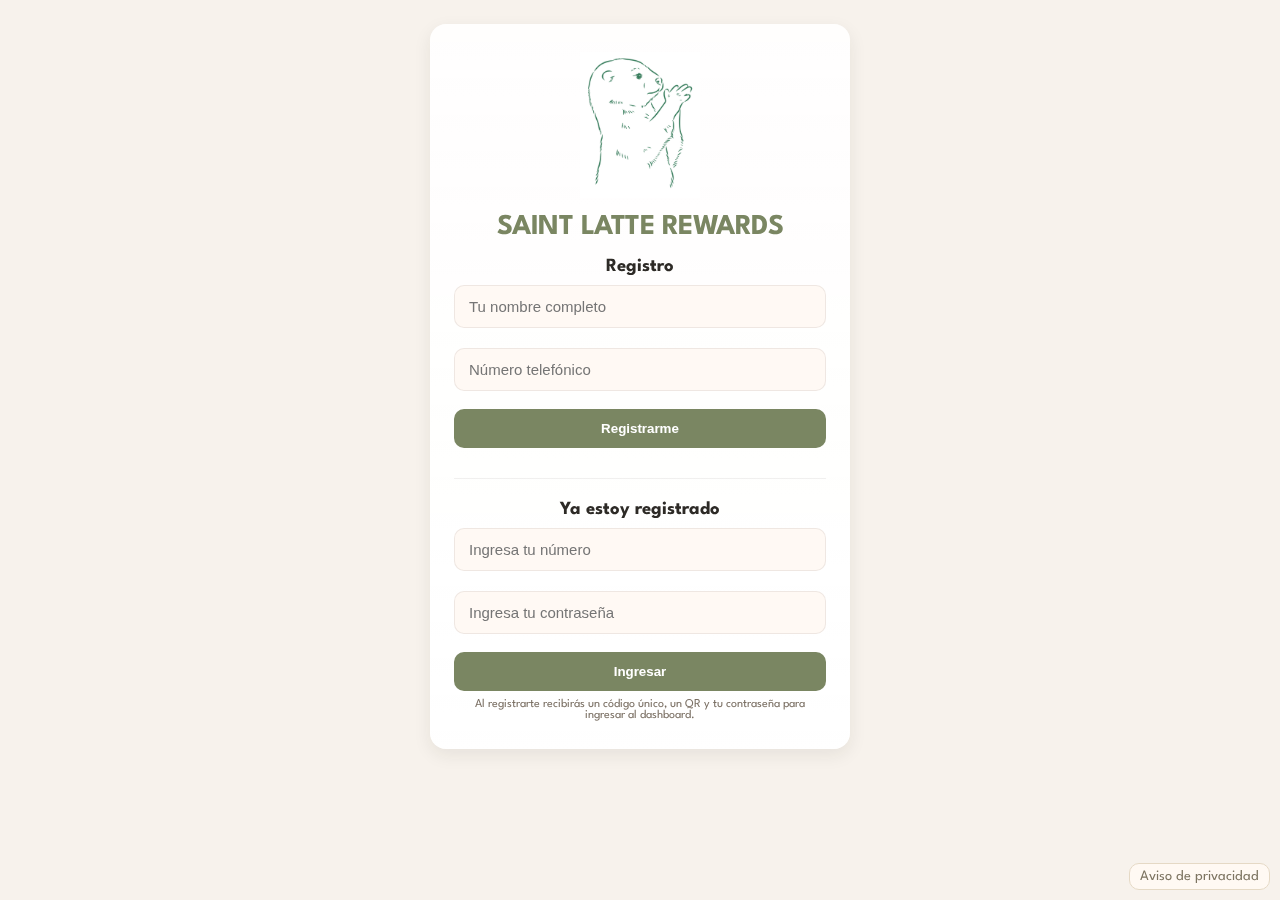
<file: index.html>
<!DOCTYPE html>
<html lang="es">
<head>
  <meta charset="UTF-8">
  <meta name="viewport" content="width=device-width, initial-scale=1, maximum-scale=1">
  <title>Saint Latte — Programa de Lealtad</title>
  <link rel="stylesheet" href="styles.css">

  <style>
    /* Estilos del aviso de privacidad */
    .privacy-link {
      position: fixed;
      bottom: 10px;
      right: 10px;
      font-size: 0.9rem;
      color: #7D7461;
      cursor: pointer;
      background: rgba(255, 249, 244, 0.9);
      padding: 6px 10px;
      border-radius: 10px;
      border: 1px solid #E5D9C5;
      transition: all 0.3s;
      z-index: 10;
    }
    .privacy-link:hover {
      color: #2D2A26;
      background: #FFF3E0;
    }

    /* Modal de privacidad */
    .privacy-modal {
      display: none;
      position: fixed;
      z-index: 100;
      left: 0;
      top: 0;
      width: 100%;
      height: 100%;
      background-color: rgba(45, 42, 38, 0.6);
      justify-content: center;
      align-items: center;
    }

    .privacy-content {
      background: #FFF9F4;
      color: #2D2A26;
      padding: 25px;
      border-radius: 12px;
      max-width: 600px;
      width: 90%;
      text-align: left;
      box-shadow: 0 5px 20px rgba(0,0,0,0.2);
    }

    .privacy-content h2 {
      margin-top: 0;
      color: #556B2F;
    }

    .close-btn {
      float: right;
      font-weight: bold;
      cursor: pointer;
      color: #7D7461;
    }

    .close-btn:hover {
      color: #2D2A26;
    }

    /* Overlay de carga (nutria girando) */
    #loadingOverlay {
      position: fixed;
      top: 0;
      left: 0;
      width: 100%;
      height: 100%;
      background: rgba(0,0,0,0.7);
      display: none;
      justify-content: center;
      align-items: center;
      flex-direction: column;
      z-index: 9999;
      color: #fff;
      font-family: sans-serif;
      text-align: center;
    }

    #loadingOverlay img {
      width: 120px;
      height: 120px;
      animation: spin 2s linear infinite;
      margin-bottom: 15px;
    }

    @keyframes spin {
      0% { transform: rotate(0deg); }
      100% { transform: rotate(360deg); }
    }
  </style>
</head>
<body>
  <div class="container">
    <img src="assets/logo.png" alt="Saint Latte" class="logo">
    <h1>SAINT LATTE REWARDS</h1>

    <!-- Registro -->
    <div class="form">
      <h3>Registro</h3>
      <input type="text" id="name" placeholder="Tu nombre completo">
      <input type="tel" id="phone" placeholder="Número telefónico">
      <button id="registerBtn">Registrarme</button>

      <hr>

      <!-- Login -->
      <h3>Ya estoy registrado</h3>
      <input type="tel" id="loginPhone" placeholder="Ingresa tu número">
      <input type="password" id="loginPassword" placeholder="Ingresa tu contraseña">
      <button id="loginBtn">Ingresar</button>

      <p class="small">
        Al registrarte recibirás un código único, un QR y tu contraseña para ingresar al dashboard.
      </p>
    </div>
  </div>

  <!-- Overlay de carga -->
  <div id="loadingOverlay">
    <img src="assets/otter.png" alt="Nutria girando">
    <p>Procesando, por favor espera...</p>
  </div>

  <!-- Enlace al aviso -->
  <div class="privacy-link" onclick="openPrivacy()">Aviso de privacidad</div>

  <!-- Modal -->
  <div class="privacy-modal" id="privacyModal">
    <div class="privacy-content">
      <span class="close-btn" onclick="closePrivacy()">&times;</span>
      <h2>Aviso de Privacidad</h2>
      <p>
        En Saint Latte, la protección de tus datos personales es una prioridad.  
        La información que proporcionas al registrarte (nombre y número telefónico) se utiliza exclusivamente
        para administrar tu participación en el programa de lealtad <strong>Saint Latte Rewards</strong>.
      </p>
      <p>
        No compartimos, vendemos ni transferimos tu información a terceros.  
        Puedes solicitar la eliminación de tus datos en cualquier momento contactándonos directamente en la cafetería.
      </p>
      <p>Última actualización: Octubre 2025.</p>
    </div>
  </div>

  <script>
    const SCRIPT_URL = "https://script.google.com/macros/s/AKfycby3ZOGhDlhLmyI8nhrq5KVBkJye-Q_9c6k4x1giUEnapr9llWv4j-adzVVazGJqRdY6aA/exec";
    const loadingOverlay = document.getElementById("loadingOverlay");
    const registerBtn = document.getElementById("registerBtn");
    const loginBtn = document.getElementById("loginBtn");

    function showLoading() {
      loadingOverlay.style.display = "flex";
    }

    function hideLoading() {
      loadingOverlay.style.display = "none";
    }

    // Bloquear doble clic
    function disableButton(btn) {
      btn.disabled = true;
      btn.style.opacity = "0.6";
      btn.style.cursor = "not-allowed";
    }

    function enableButton(btn) {
      btn.disabled = false;
      btn.style.opacity = "1";
      btn.style.cursor = "pointer";
    }

    // Registro
    async function register() {
      const name = document.getElementById("name").value.trim();
      const phone = document.getElementById("phone").value.trim();
      if (!name || !phone) return alert("Completa todos los campos.");

      disableButton(registerBtn);
      showLoading();

      try {
        const res = await fetch(`${SCRIPT_URL}?action=register&name=${encodeURIComponent(name)}&phone=${encodeURIComponent(phone)}`);
        const data = await res.json();

        hideLoading();
        enableButton(registerBtn);

        if (data.status === "ok") {
          document.body.innerHTML = `
          <div class="container">
            <img src="assets/logo.png" class="logo" alt="Saint Latte">
            <h2>¡Gracias por registrarte, ${name}!</h2>
            <p>Tu código único:</p>
            <h3>${data.code}</h3>
            <img src="${data.qrUrl}" alt="QR de cliente" class="qr-card">
            <p>Tu contraseña para ingresar al dashboard:</p>
            <h3>${data.password}</h3>
            <p class="small">Guarda este QR y tu contraseña. Los necesitarás para iniciar sesión.</p>
            <p><a href="index.html">Volver al inicio</a></p>
          </div>`;
        } else {
          alert(data);
        }
      } catch (e) {
        hideLoading();
        enableButton(registerBtn);
        alert("Error al registrar. Intenta nuevamente.");
        console.error(e);
      }
    }

    // Login
    async function login() {
      const phone = document.getElementById("loginPhone").value.trim();
      const password = document.getElementById("loginPassword").value.trim();
      if (!phone || !password) return alert("Ingresa tu número y contraseña.");

      disableButton(loginBtn);
      showLoading();

      try {
        const res = await fetch(`${SCRIPT_URL}?action=login&phone=${encodeURIComponent(phone)}&password=${encodeURIComponent(password)}`);
        const text = await res.text();

        hideLoading();
        enableButton(loginBtn);

        try {
          const data = JSON.parse(text);
          if (data.name) {
            localStorage.setItem("user", JSON.stringify(data));
            window.location.href = "dashboard.html";
          } else {
            alert("Teléfono o contraseña incorrectos.");
          }
        } catch (err) {
          alert(text);
        }
      } catch (e) {
        hideLoading();
        enableButton(loginBtn);
        alert("Error contactando el servidor.");
        console.error(e);
      }
    }

    // Eventos
    registerBtn.addEventListener("click", register);
    loginBtn.addEventListener("click", login);

    // Aviso de privacidad
    function openPrivacy() {
      document.getElementById("privacyModal").style.display = "flex";
    }
    function closePrivacy() {
      document.getElementById("privacyModal").style.display = "none";
    }
  </script>
</body>
</html>
</file>
<file: styles.css>
/* Saint Latte — Minimalista beige con verde oliva y dorado */
@import url('https://fonts.googleapis.com/css2?family=League+Spartan:wght@300;400;600;700&display=swap');

:root {
  --bg: #F7F2EC;
  --card: #FFF9F4;
  --text: #2D2A26;
  --muted: #7A6F63;
  --olive: #7A8662;
  --gold: #C6A45A;
  --accent: #EDE0CF;
}

/* ===== Reset & base ===== */
* {
  box-sizing: border-box;
  margin: 0;
  padding: 0;
}

body {
  font-family: 'League Spartan', sans-serif;
  background: var(--bg);
  color: var(--text);
  -webkit-font-smoothing: antialiased;
  -moz-osx-font-smoothing: grayscale;
  min-height: 100vh;
  display: flex;
  justify-content: center;
  align-items: flex-start;
  padding: 24px;
  animation: fadeInBody 0.8s ease-in;
}

/* ===== Container principal ===== */
.container {
  width: 95%;
  max-width: 420px;
  background: linear-gradient(180deg, rgba(255,255,255,0.9), rgba(255,255,255,0.98));
  border-radius: 16px;
  padding: 28px 24px;
  box-shadow: 0 6px 18px rgba(38,34,30,0.08);
  text-align: center;
  animation: floatIn 0.8s ease-out;
  backdrop-filter: blur(6px);
}

.logo {
  width: 120px;
  margin: 0 auto 16px;
  display: block;
  animation: popIn 0.6s ease;
}

/* ===== Títulos ===== */
h1 {
  margin: 6px 0 18px;
  font-weight: 700;
  font-size: 1.8rem;
  color: var(--olive);
  letter-spacing: -0.5px;
  animation: slideInDown 0.6s ease;
}

/* ===== Formularios ===== */
.form input,
input[type=tel],
input[type=number] {
  width: 100%;
  padding: 12px 14px;
  margin: 10px 0;
  border-radius: 10px;
  border: 1px solid rgba(122,111,99,0.12);
  background: var(--card);
  font-size: 15px;
  transition: all 0.3s ease;
}

.form input:focus {
  outline: none;
  border-color: var(--olive);
  box-shadow: 0 0 0 3px rgba(122,134,98,0.15);
}

/* ===== Botones ===== */
button {
  background: var(--olive);
  color: white;
  border: none;
  padding: 12px 16px;
  border-radius: 10px;
  cursor: pointer;
  font-weight: 600;
  width: 100%;
  margin: 8px 0;
  transition: all 0.25s ease;
}

button:hover {
  filter: brightness(1.05);
  transform: translateY(-2px);
  box-shadow: 0 4px 12px rgba(122,134,98,0.2);
}

button:active {
  transform: scale(0.98);
}

/* ===== Líneas y textos ===== */
hr {
  border: none;
  border-top: 1px solid rgba(122,111,99,0.1);
  margin: 22px 0;
}

.small,
.note {
  font-size: 12px;
  color: var(--muted);
}

.note {
  margin-top: 12px;
}

/* ===== Barra de progreso ===== */
.progress {
  width: 100%;
  background: var(--accent);
  border-radius: 999px;
  overflow: hidden;
  height: 22px;
  margin: 10px 0;
}

#bar {
  height: 100%;
  width: 0;
  background: linear-gradient(90deg, var(--gold), var(--olive));
  transition: width 0.6s ease;
}

/* ===== Tarjetas QR / información ===== */
.qr-card {
  background: linear-gradient(180deg, #fff, #FEFBF8);
  padding: 16px;
  border-radius: 12px;
  margin: 16px 0;
  box-shadow: 0 4px 10px rgba(38,34,30,0.05);
  transition: all 0.3s ease;
}

.qr-card:hover {
  transform: scale(1.02);
}

.qr-card img {
  width: 160px;
  height: 160px;
  border-radius: 8px;
  margin: 8px 0;
  background: white;
  padding: 8px;
  animation: fadeIn 1s ease;
}

/* ===== Tarjetas secundarias ===== */
.card {
  background: var(--card);
  padding: 14px;
  border-radius: 10px;
  margin: 12px 0;
  text-align: left;
  box-shadow: 0 2px 6px rgba(38,34,30,0.04);
}

.promo {
  background: linear-gradient(90deg, rgba(198,164,90,0.08), rgba(122,134,98,0.05));
  padding: 10px;
  border-radius: 8px;
  margin: 8px 0;
}

/* ===== Enlaces ===== */
a {
  color: var(--olive);
  text-decoration: none;
  font-weight: 600;
  transition: color 0.3s ease;
}

a:hover {
  color: var(--gold);
}

/* ===== Animaciones ===== */
@keyframes fadeInBody {
  from { opacity: 0; }
  to { opacity: 1; }
}

@keyframes floatIn {
  from { opacity: 0; transform: translateY(20px); }
  to { opacity: 1; transform: translateY(0); }
}

@keyframes popIn {
  0% { opacity: 0; transform: scale(0.8); }
  100% { opacity: 1; transform: scale(1); }
}

@keyframes slideInDown {
  from { opacity: 0; transform: translateY(-15px); }
  to { opacity: 1; transform: translateY(0); }
}

@keyframes fadeIn {
  from { opacity: 0; }
  to { opacity: 1; }
}

/* ===== Responsividad ===== */
@media (max-width: 768px) {
  h1 {
    font-size: 1.6rem;
  }
  .container {
    margin: 32px auto;
    padding: 24px;
  }
}

@media (max-width: 480px) {
  .container {
    width: 100%;
    margin: 16px auto;
    padding: 20px;
  }
  h1 {
    font-size: 1.4rem;
  }
  button {
    font-size: 15px;
  }
}
</file>
